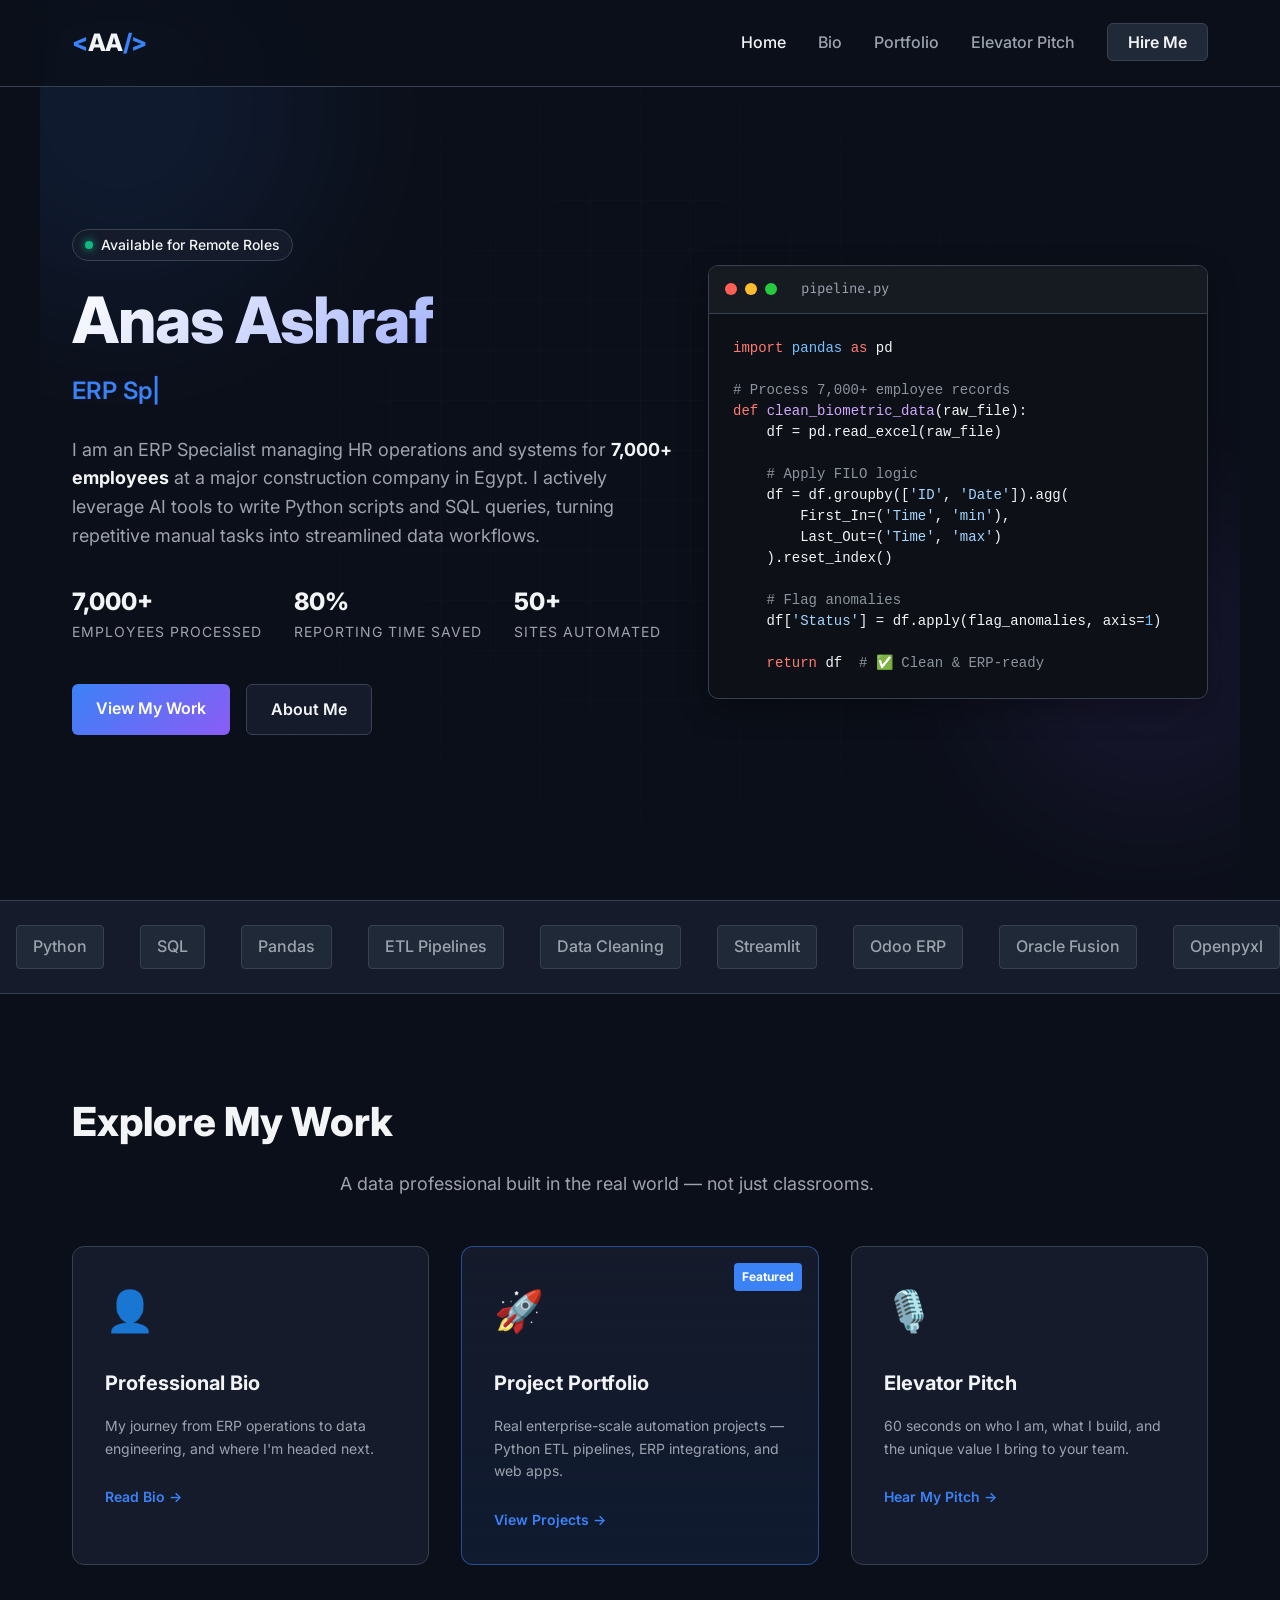
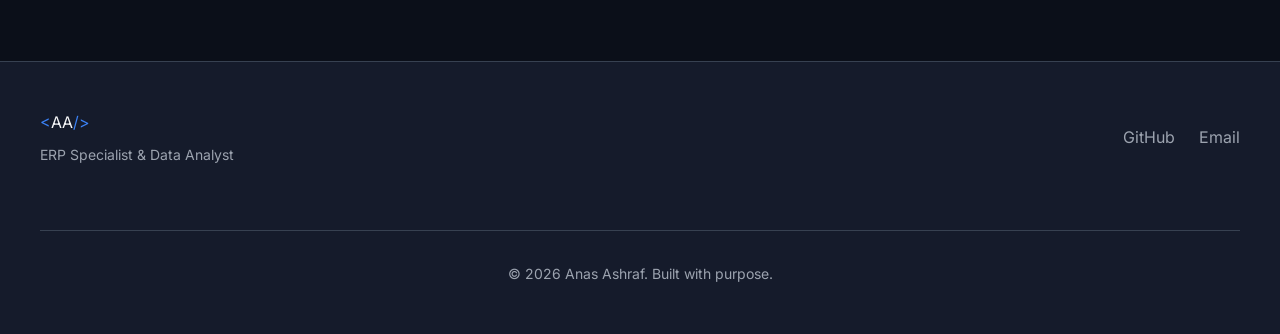
<file: index.html>
<!DOCTYPE html>
<html lang="en">
<head>
  <meta charset="UTF-8" />
  <meta name="viewport" content="width=device-width, initial-scale=1.0" />
  <title>Anas Ashraf — ERP Specialist & Data Analyst</title>
  <meta name="description" content="Portfolio of Anas Ashraf — ERP Specialist & Data Analyst. Python automation, SQL queries, and AI-augmented analytics." />
  <link rel="preconnect" href="https://fonts.googleapis.com" />
  <link rel="preconnect" href="https://fonts.gstatic.com" crossorigin />
  <link href="https://fonts.googleapis.com/css2?family=Inter:wght@300;400;500;600;700;800;900&family=Fira+Code:wght@400;500&display=swap" rel="stylesheet" />
  <link rel="stylesheet" href="style.css" />
</head>
<body>
  <!-- Navigation -->
  <nav class="navbar" id="navbar">
    <div class="nav-container">
      <a href="index.html" class="nav-logo">
        <span class="logo-bracket">&lt;</span>AA<span class="logo-bracket">/&gt;</span>
      </a>
      <ul class="nav-links" id="navLinks">
        <li><a href="index.html" class="nav-link active" id="nav-home">Home</a></li>
        <li><a href="bio.html" class="nav-link" id="nav-bio">Bio</a></li>
        <li><a href="portfolio.html" class="nav-link" id="nav-portfolio">Portfolio</a></li>
        <li><a href="pitch.html" class="nav-link" id="nav-pitch">Elevator Pitch</a></li>
        <li><a href="mailto:anasashraff90@gmail.com" class="nav-cta" id="nav-contact">Hire Me</a></li>
      </ul>
      <button class="hamburger" id="hamburger" aria-label="Toggle menu">
        <span></span><span></span><span></span>
      </button>
    </div>
  </nav>

  <!-- Hero Section -->
  <section class="hero" id="hero">
    <div class="hero-bg">
      <div class="grid-overlay"></div>
      <div class="orb orb-1"></div>
      <div class="orb orb-2"></div>
      <div class="orb orb-3"></div>
    </div>
    <div class="hero-content">
      <div class="hero-badge">
        <span class="badge-dot"></span>
        Available for Remote Roles
      </div>
      <h1 class="hero-title">
        <span class="title-line">Anas Ashraf</span>
      </h1>
      <p class="hero-tagline">
        <span class="tagline-typing" id="typingText"></span><span class="cursor">|</span>
      </p>
      <p class="hero-description">
        I am an ERP Specialist managing HR operations and systems for <strong>7,000+ employees</strong> at a major construction company in Egypt. I actively leverage AI tools to write Python scripts and SQL queries, turning repetitive manual tasks into streamlined data workflows.
      </p>
      <div class="hero-stats">
        <div class="stat-card">
          <span class="stat-number">7,000+</span>
          <span class="stat-label">Employees Processed</span>
        </div>
        <div class="stat-card">
          <span class="stat-number">80%</span>
          <span class="stat-label">Reporting Time Saved</span>
        </div>
        <div class="stat-card">
          <span class="stat-number">50+</span>
          <span class="stat-label">Sites Automated</span>
        </div>
      </div>
      <div class="hero-actions">
        <a href="portfolio.html" class="btn-primary" id="hero-portfolio-btn">View My Work</a>
        <a href="bio.html" class="btn-secondary" id="hero-bio-btn">About Me</a>
      </div>
    </div>
    <div class="hero-visual">
      <div class="code-window">
        <div class="window-header">
          <span class="dot red"></span>
          <span class="dot yellow"></span>
          <span class="dot green"></span>
          <span class="window-title">pipeline.py</span>
        </div>
        <div class="code-body">
          <pre class="code-content"><span class="c-keyword">import</span> <span class="c-module">pandas</span> <span class="c-keyword">as</span> pd

<span class="c-comment"># Process 7,000+ employee records</span>
<span class="c-keyword">def</span> <span class="c-func">clean_biometric_data</span>(raw_file):
    df = pd.read_excel(raw_file)
    
    <span class="c-comment"># Apply FILO logic</span>
    df = df.groupby([<span class="c-str">'ID'</span>, <span class="c-str">'Date'</span>]).agg(
        First_In=(<span class="c-str">'Time'</span>, <span class="c-str">'min'</span>),
        Last_Out=(<span class="c-str">'Time'</span>, <span class="c-str">'max'</span>)
    ).reset_index()

    <span class="c-comment"># Flag anomalies</span>
    df[<span class="c-str">'Status'</span>] = df.apply(flag_anomalies, axis=<span class="c-num">1</span>)
    
    <span class="c-keyword">return</span> df  <span class="c-comment"># ✅ Clean & ERP-ready</span></pre>
        </div>
      </div>
    </div>
  </section>

  <!-- Skills Strip -->
  <section class="skills-strip">
    <div class="skills-container">
      <span class="skill-tag">Python</span>
      <span class="skill-tag">SQL</span>
      <span class="skill-tag">Pandas</span>
      <span class="skill-tag">ETL Pipelines</span>
      <span class="skill-tag">Data Cleaning</span>
      <span class="skill-tag">Streamlit</span>
      <span class="skill-tag">Odoo ERP</span>
      <span class="skill-tag">Oracle Fusion</span>
      <span class="skill-tag">Openpyxl</span>
      <span class="skill-tag">PostgreSQL</span>
      <span class="skill-tag">Data Automation</span>
    </div>
  </section>

  <!-- Quick Nav Cards -->
  <section class="nav-cards" id="explore">
    <div class="section-container">
      <h2 class="section-title">Explore My Work</h2>
      <p class="section-subtitle">A data professional built in the real world — not just classrooms.</p>
      <div class="cards-grid">
        <a href="bio.html" class="nav-card" id="card-bio">
          <div class="card-icon">👤</div>
          <h3 class="card-title">Professional Bio</h3>
          <p class="card-desc">My journey from ERP operations to data engineering, and where I'm headed next.</p>
          <span class="card-link">Read Bio →</span>
        </a>
        <a href="portfolio.html" class="nav-card featured" id="card-portfolio">
          <div class="card-badge">Featured</div>
          <div class="card-icon">🚀</div>
          <h3 class="card-title">Project Portfolio</h3>
          <p class="card-desc">Real enterprise-scale automation projects — Python ETL pipelines, ERP integrations, and web apps.</p>
          <span class="card-link">View Projects →</span>
        </a>
        <a href="pitch.html" class="nav-card" id="card-pitch">
          <div class="card-icon">🎙️</div>
          <h3 class="card-title">Elevator Pitch</h3>
          <p class="card-desc">60 seconds on who I am, what I build, and the unique value I bring to your team.</p>
          <span class="card-link">Hear My Pitch →</span>
        </a>
      </div>
    </div>
  </section>

  <!-- Footer -->
  <footer class="footer">
    <div class="footer-container">
      <div class="footer-left">
        <span class="footer-logo"><span class="logo-bracket">&lt;</span>AA<span class="logo-bracket">/&gt;</span></span>
        <p>ERP Specialist & Data Analyst</p>
      </div>
      <div class="footer-links">
        <a href="https://github.com/Anas9906" target="_blank" rel="noopener">GitHub</a>
        <a href="mailto:anasashraff90@gmail.com">Email</a>
      </div>
      <p class="footer-copy">© 2026 Anas Ashraf. Built with purpose.</p>
    </div>
  </footer>

  <script src="main.js"></script>
</body>
</html>
</file>
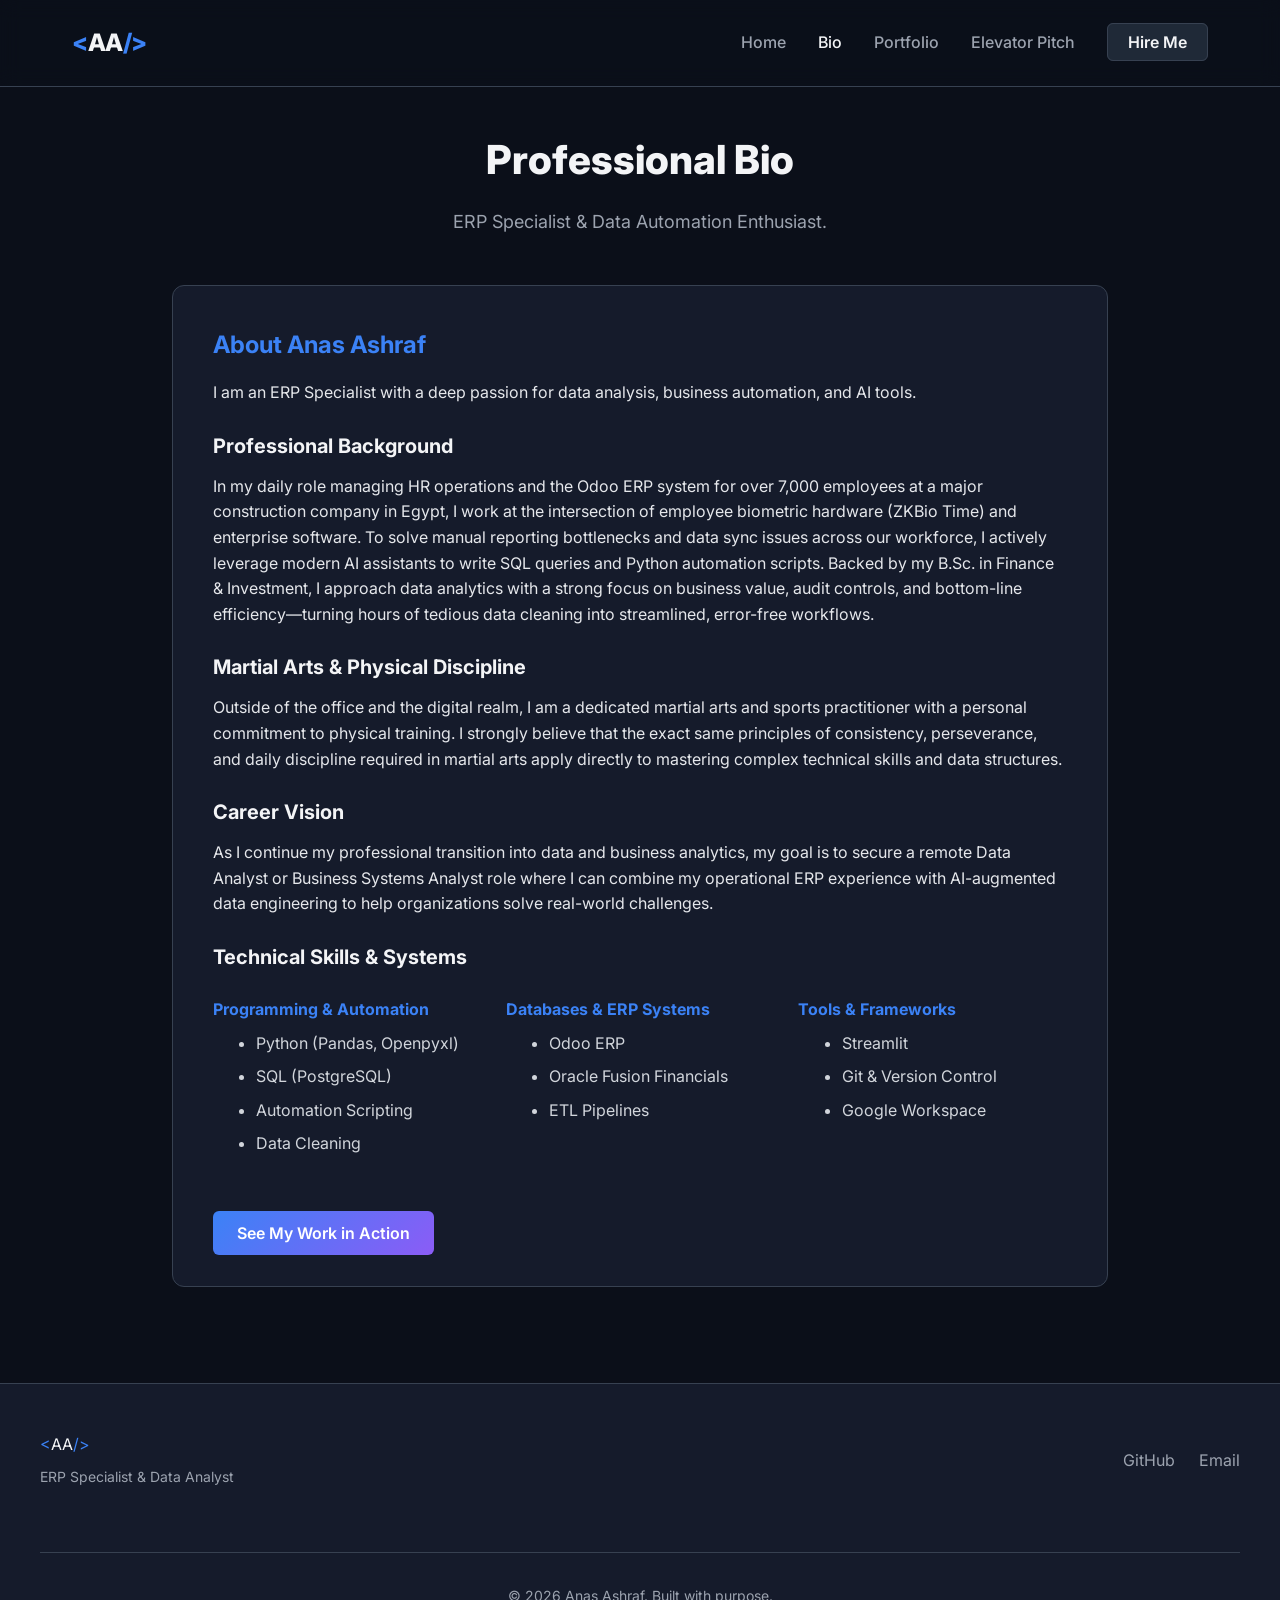
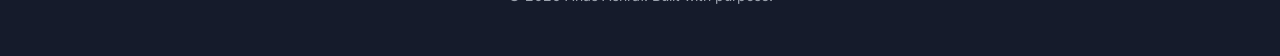
<file: bio.html>
<!DOCTYPE html>
<html lang="en">
<head>
  <meta charset="UTF-8" />
  <meta name="viewport" content="width=device-width, initial-scale=1.0" />
  <title>Bio | Anas Ashraf</title>
  <meta name="description" content="Professional Biography of Anas Ashraf" />
  <link href="https://fonts.googleapis.com/css2?family=Inter:wght@300;400;500;600;700;800;900&family=Fira+Code:wght@400;500&display=swap" rel="stylesheet" />
  <link rel="stylesheet" href="style.css" />
</head>
<body>
  <!-- Navigation -->
  <nav class="navbar" id="navbar">
    <div class="nav-container">
      <a href="index.html" class="nav-logo">
        <span class="logo-bracket">&lt;</span>AA<span class="logo-bracket">/&gt;</span>
      </a>
      <ul class="nav-links" id="navLinks">
        <li><a href="index.html" class="nav-link" id="nav-home">Home</a></li>
        <li><a href="bio.html" class="nav-link active" id="nav-bio">Bio</a></li>
        <li><a href="portfolio.html" class="nav-link" id="nav-portfolio">Portfolio</a></li>
        <li><a href="pitch.html" class="nav-link" id="nav-pitch">Elevator Pitch</a></li>
        <li><a href="mailto:anasashraff90@gmail.com" class="nav-cta" id="nav-contact">Hire Me</a></li>
      </ul>
      <button class="hamburger" id="hamburger" aria-label="Toggle menu">
        <span></span><span></span><span></span>
      </button>
    </div>
  </nav>

  <section class="page-section">
    <div class="section-header">
      <h1 class="section-title">Professional Bio</h1>
      <p class="section-subtitle">ERP Specialist & Data Automation Enthusiast.</p>
    </div>

    <div class="content-block">
      <h2>About Anas Ashraf</h2>
      <p>I am an ERP Specialist with a deep passion for data analysis, business automation, and AI tools.</p>
      
      <h3>Professional Background</h3>
      <p>In my daily role managing HR operations and the Odoo ERP system for over 7,000 employees at a major construction company in Egypt, I work at the intersection of employee biometric hardware (ZKBio Time) and enterprise software. To solve manual reporting bottlenecks and data sync issues across our workforce, I actively leverage modern AI assistants to write SQL queries and Python automation scripts. Backed by my B.Sc. in Finance & Investment, I approach data analytics with a strong focus on business value, audit controls, and bottom-line efficiency—turning hours of tedious data cleaning into streamlined, error-free workflows.</p>
      
      <h3>Martial Arts & Physical Discipline</h3>
      <p>Outside of the office and the digital realm, I am a dedicated martial arts and sports practitioner with a personal commitment to physical training. I strongly believe that the exact same principles of consistency, perseverance, and daily discipline required in martial arts apply directly to mastering complex technical skills and data structures.</p>
      
      <h3>Career Vision</h3>
      <p>As I continue my professional transition into data and business analytics, my goal is to secure a remote Data Analyst or Business Systems Analyst role where I can combine my operational ERP experience with AI-augmented data engineering to help organizations solve real-world challenges.</p>

      <h3>Technical Skills & Systems</h3>
      <div style="display: grid; grid-template-columns: repeat(auto-fit, minmax(200px, 1fr)); gap: 1.5rem; margin-top: 1.5rem; margin-bottom: 2.5rem;">
        <div>
          <strong style="color: var(--accent-primary);">Programming & Automation</strong>
          <ul style="margin-top: 0.5rem; padding-left: 1.2rem; color: #d1d5db; line-height: 1.6;">
            <li>Python (Pandas, Openpyxl)</li>
            <li>SQL (PostgreSQL)</li>
            <li>Automation Scripting</li>
            <li>Data Cleaning</li>
          </ul>
        </div>
        <div>
          <strong style="color: var(--accent-primary);">Databases & ERP Systems</strong>
          <ul style="margin-top: 0.5rem; padding-left: 1.2rem; color: #d1d5db; line-height: 1.6;">
            <li>Odoo ERP</li>
            <li>Oracle Fusion Financials</li>
            <li>ETL Pipelines</li>
          </ul>
        </div>
        <div>
          <strong style="color: var(--accent-primary);">Tools & Frameworks</strong>
          <ul style="margin-top: 0.5rem; padding-left: 1.2rem; color: #d1d5db; line-height: 1.6;">
            <li>Streamlit</li>
            <li>Git & Version Control</li>
            <li>Google Workspace</li>
          </ul>
        </div>
      </div>
      
      <div style="margin-top: 3rem;">
        <a href="portfolio.html" class="btn-primary">See My Work in Action</a>
      </div>
    </div>
  </section>

  <!-- Footer -->
  <footer class="footer">
    <div class="footer-container">
      <div class="footer-left">
        <span class="footer-logo"><span class="logo-bracket">&lt;</span>AA<span class="logo-bracket">/&gt;</span></span>
        <p>ERP Specialist & Data Analyst</p>
      </div>
      <div class="footer-links">
        <a href="https://github.com/Anas9906" target="_blank" rel="noopener">GitHub</a>
        <a href="mailto:anasashraff90@gmail.com">Email</a>
      </div>
      <p class="footer-copy">© 2026 Anas Ashraf. Built with purpose.</p>
    </div>
  </footer>

  <script src="main.js"></script>
</body>
</html>
</file>
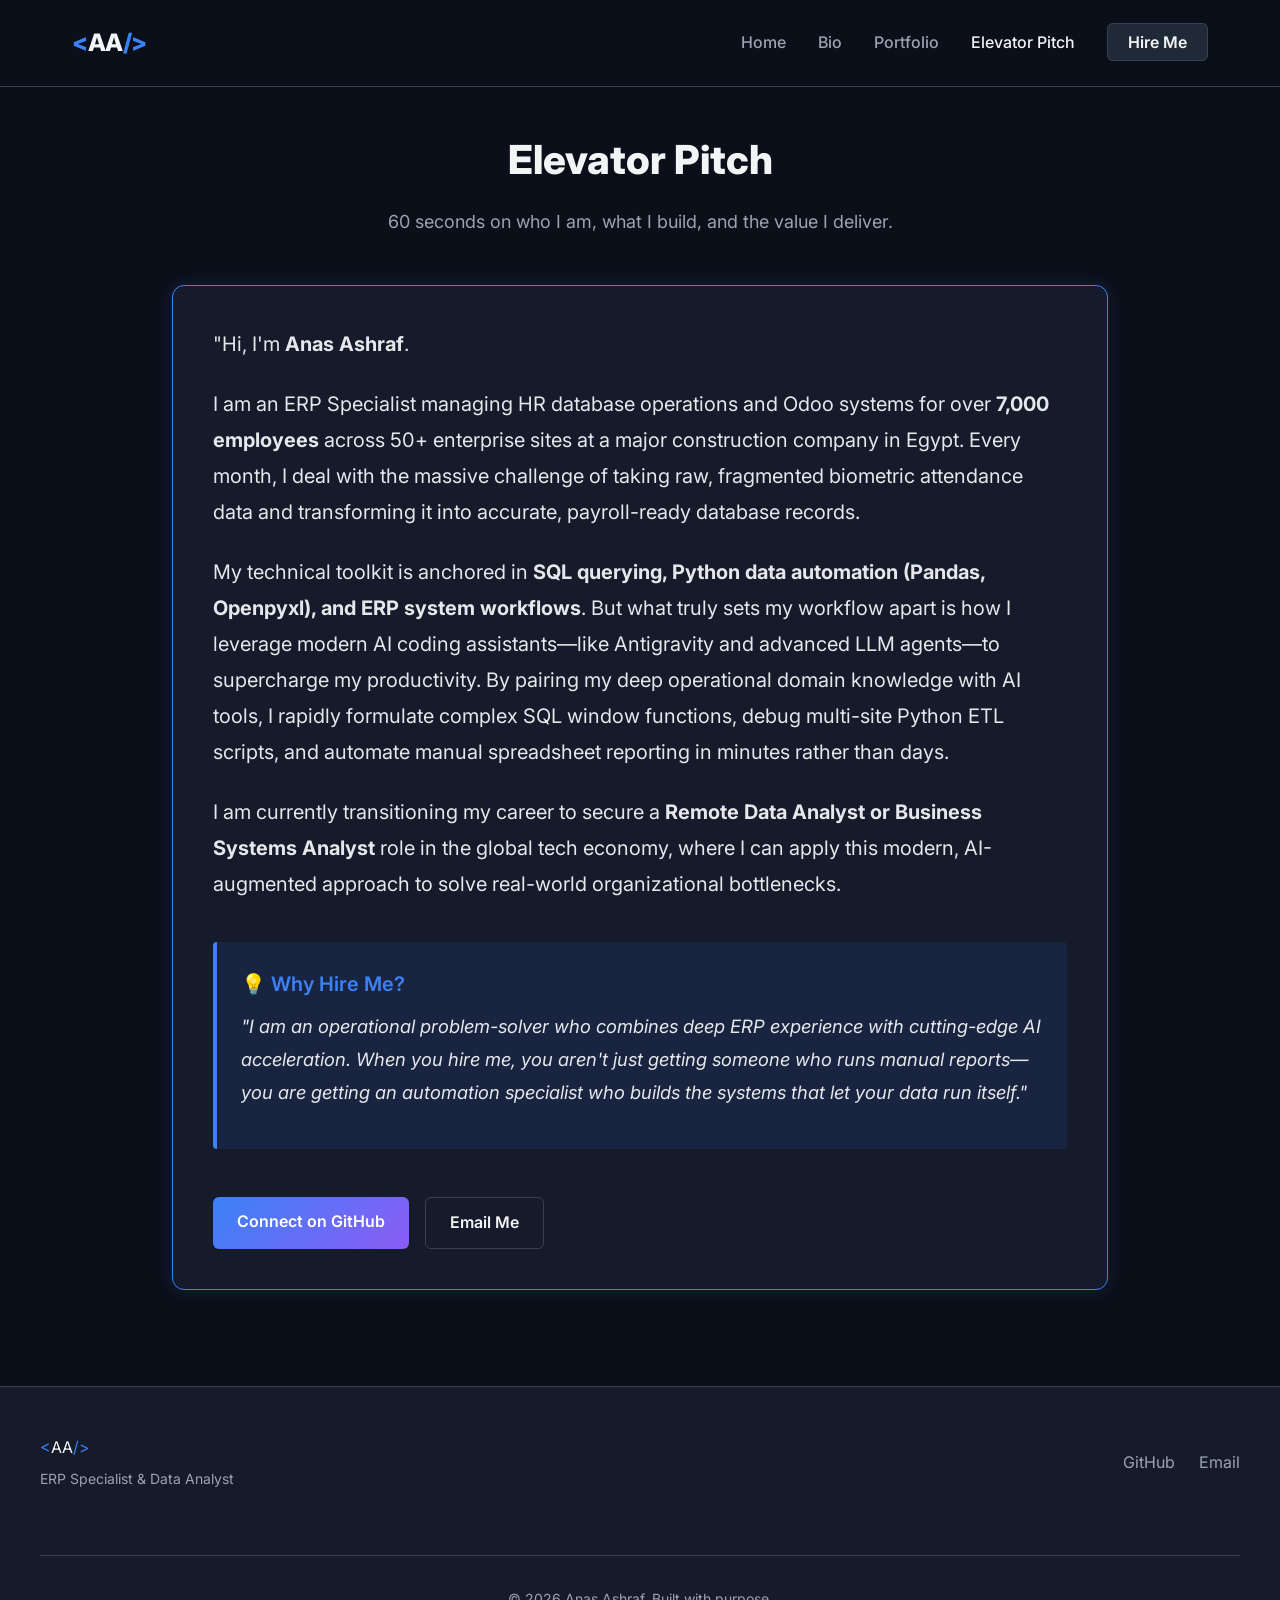
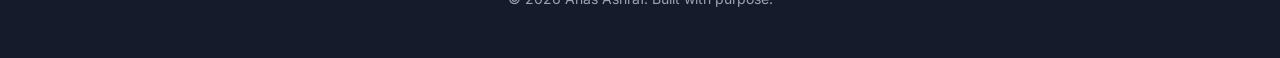
<file: pitch.html>
<!DOCTYPE html>
<html lang="en">
<head>
  <meta charset="UTF-8" />
  <meta name="viewport" content="width=device-width, initial-scale=1.0" />
  <title>Elevator Pitch | Anas Ashraf</title>
  <meta name="description" content="My professional 60-second elevator pitch." />
  <link href="https://fonts.googleapis.com/css2?family=Inter:wght@300;400;500;600;700;800;900&family=Fira+Code:wght@400;500&display=swap" rel="stylesheet" />
  <link rel="stylesheet" href="style.css" />
</head>
<body>
  <!-- Navigation -->
  <nav class="navbar" id="navbar">
    <div class="nav-container">
      <a href="index.html" class="nav-logo">
        <span class="logo-bracket">&lt;</span>AA<span class="logo-bracket">/&gt;</span>
      </a>
      <ul class="nav-links" id="navLinks">
        <li><a href="index.html" class="nav-link" id="nav-home">Home</a></li>
        <li><a href="bio.html" class="nav-link" id="nav-bio">Bio</a></li>
        <li><a href="portfolio.html" class="nav-link" id="nav-portfolio">Portfolio</a></li>
        <li><a href="pitch.html" class="nav-link active" id="nav-pitch">Elevator Pitch</a></li>
        <li><a href="mailto:anasashraff90@gmail.com" class="nav-cta" id="nav-contact">Hire Me</a></li>
      </ul>
      <button class="hamburger" id="hamburger" aria-label="Toggle menu">
        <span></span><span></span><span></span>
      </button>
    </div>
  </nav>

  <section class="page-section">
    <div class="section-header">
      <h1 class="section-title">Elevator Pitch</h1>
      <p class="section-subtitle">60 seconds on who I am, what I build, and the value I deliver.</p>
    </div>

    <div class="content-block" style="border-color: var(--accent-primary); box-shadow: 0 0 20px rgba(59, 130, 246, 0.15);">
      <div style="font-size: 1.25rem; color: #e5e7eb; line-height: 1.8;">
        <p style="margin-bottom: 1.5rem;">"Hi, I'm <strong>Anas Ashraf</strong>.</p>
        
        <p style="margin-bottom: 1.5rem;">I am an ERP Specialist managing HR database operations and Odoo systems for over <strong>7,000 employees</strong> across 50+ enterprise sites at a major construction company in Egypt. Every month, I deal with the massive challenge of taking raw, fragmented biometric attendance data and transforming it into accurate, payroll-ready database records.</p>
        
        <p style="margin-bottom: 1.5rem;">My technical toolkit is anchored in <strong>SQL querying, Python data automation (Pandas, Openpyxl), and ERP system workflows</strong>. But what truly sets my workflow apart is how I leverage modern AI coding assistants—like Antigravity and advanced LLM agents—to supercharge my productivity. By pairing my deep operational domain knowledge with AI tools, I rapidly formulate complex SQL window functions, debug multi-site Python ETL scripts, and automate manual spreadsheet reporting in minutes rather than days.</p>
        
        <p style="margin-bottom: 1.5rem;">I am currently transitioning my career to secure a <strong>Remote Data Analyst or Business Systems Analyst</strong> role in the global tech economy, where I can apply this modern, AI-augmented approach to solve real-world organizational bottlenecks.</p>
        
        <div style="margin-top: 2.5rem; padding: 1.5rem; background: rgba(59, 130, 246, 0.1); border-left: 4px solid var(--accent-primary); border-radius: 4px;">
          <p style="font-weight: 600; color: var(--accent-primary); margin-bottom: 0.5rem;">💡 Why Hire Me?</p>
          <p style="font-size: 1.15rem; font-style: italic;">"I am an operational problem-solver who combines deep ERP experience with cutting-edge AI acceleration. When you hire me, you aren't just getting someone who runs manual reports—you are getting an automation specialist who builds the systems that let your data run itself."</p>
        </div>
      </div>
      
      <div style="margin-top: 3rem; display: flex; gap: 1rem;">
        <a href="https://github.com/Anas9906" target="_blank" class="btn-primary">Connect on GitHub</a>
        <a href="mailto:anasashraff90@gmail.com" class="btn-secondary">Email Me</a>
      </div>
    </div>
  </section>

  <!-- Footer -->
  <footer class="footer">
    <div class="footer-container">
      <div class="footer-left">
        <span class="footer-logo"><span class="logo-bracket">&lt;</span>AA<span class="logo-bracket">/&gt;</span></span>
        <p>ERP Specialist & Data Analyst</p>
      </div>
      <div class="footer-links">
        <a href="https://github.com/Anas9906" target="_blank" rel="noopener">GitHub</a>
        <a href="mailto:anasashraff90@gmail.com">Email</a>
      </div>
      <p class="footer-copy">© 2026 Anas Ashraf. Built with purpose.</p>
    </div>
  </footer>

  <script src="main.js"></script>
</body>
</html>
</file>
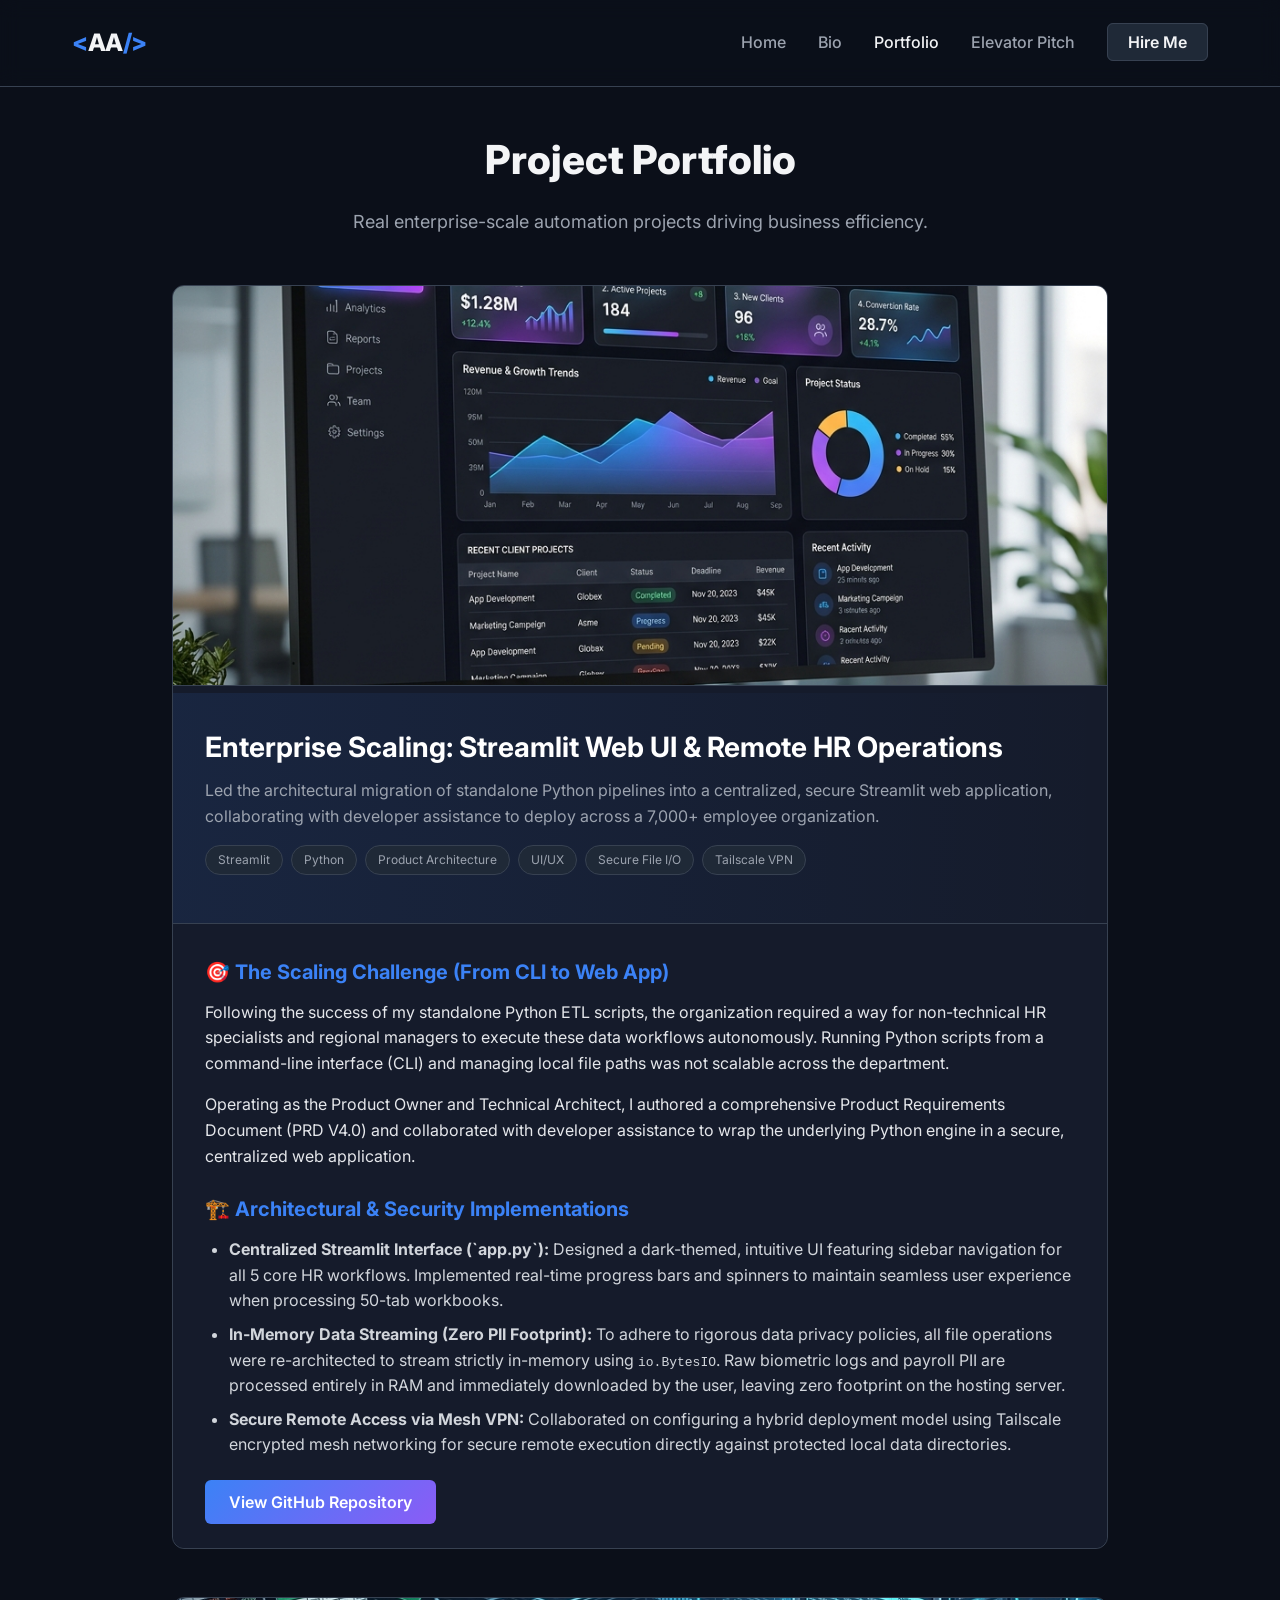
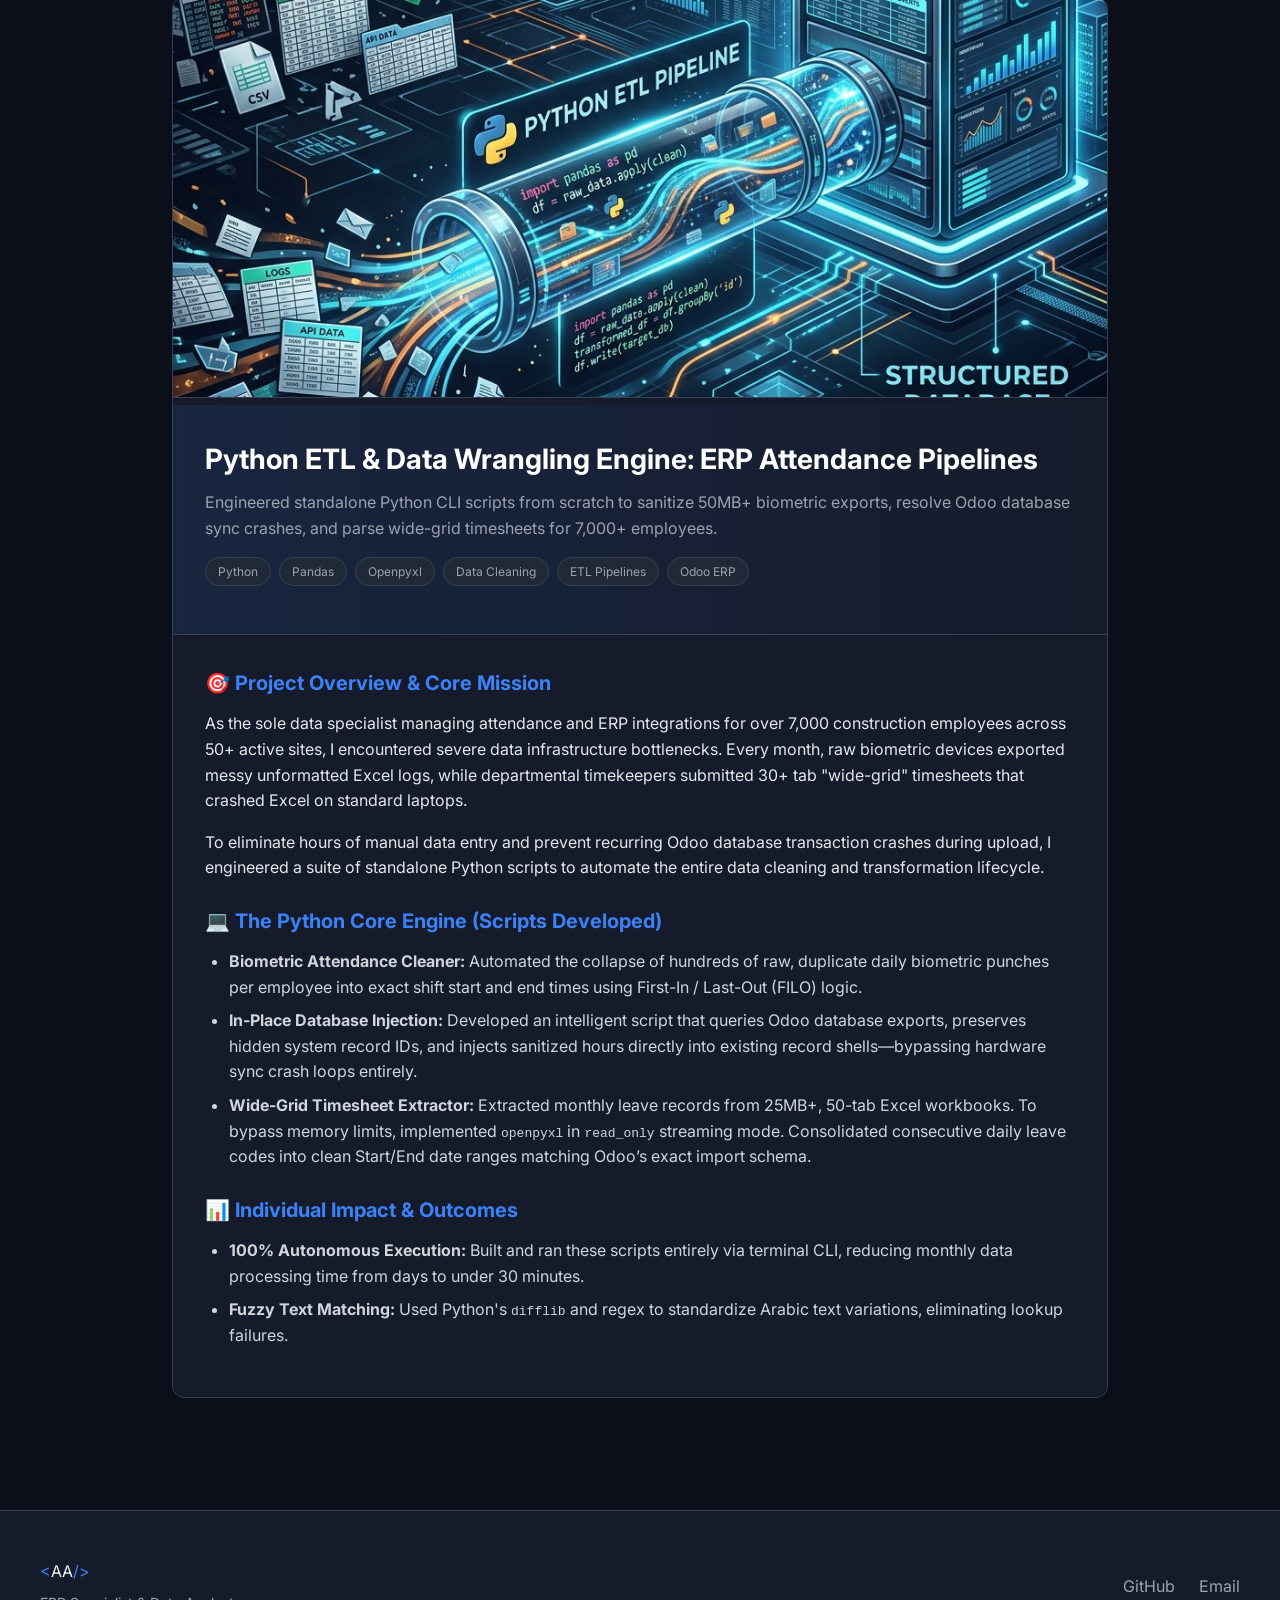
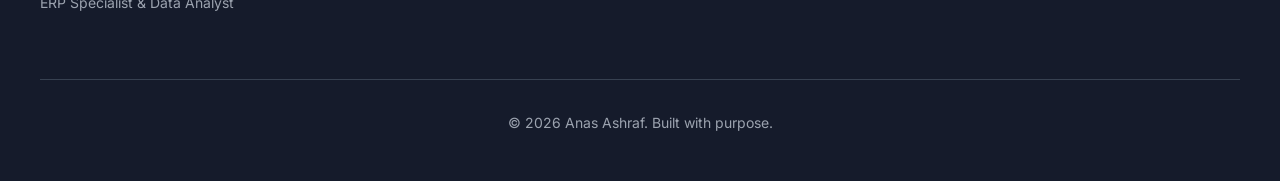
<file: portfolio.html>
<!DOCTYPE html>
<html lang="en">
<head>
  <meta charset="UTF-8" />
  <meta name="viewport" content="width=device-width, initial-scale=1.0" />
  <title>Portfolio | Anas Ashraf</title>
  <meta name="description" content="Data engineering and ETL projects by Anas Ashraf." />
  <link href="https://fonts.googleapis.com/css2?family=Inter:wght@300;400;500;600;700;800;900&family=Fira+Code:wght@400;500&display=swap" rel="stylesheet" />
  <link rel="stylesheet" href="style.css" />
</head>
<body>
  <!-- Navigation -->
  <nav class="navbar" id="navbar">
    <div class="nav-container">
      <a href="index.html" class="nav-logo">
        <span class="logo-bracket">&lt;</span>AA<span class="logo-bracket">/&gt;</span>
      </a>
      <ul class="nav-links" id="navLinks">
        <li><a href="index.html" class="nav-link" id="nav-home">Home</a></li>
        <li><a href="bio.html" class="nav-link" id="nav-bio">Bio</a></li>
        <li><a href="portfolio.html" class="nav-link active" id="nav-portfolio">Portfolio</a></li>
        <li><a href="pitch.html" class="nav-link" id="nav-pitch">Elevator Pitch</a></li>
        <li><a href="mailto:anasashraff90@gmail.com" class="nav-cta" id="nav-contact">Hire Me</a></li>
      </ul>
      <button class="hamburger" id="hamburger" aria-label="Toggle menu">
        <span></span><span></span><span></span>
      </button>
    </div>
  </nav>

  <section class="page-section">
    <div class="section-header">
      <h1 class="section-title">Project Portfolio</h1>
      <p class="section-subtitle">Real enterprise-scale automation projects driving business efficiency.</p>
    </div>

    <!-- Project 1 -->
    <div class="project-card">
      <img src="streamlit_dashboard_app_preview.png" alt="Streamlit Web Dashboard UI Mockup" style="width: 100%; max-height: 400px; object-fit: cover; border-bottom: 1px solid var(--border-color);" />
      <div class="project-header">
        <h2 style="font-size: 1.75rem; color: #fff; margin-bottom: 0.5rem;">Enterprise Scaling: Streamlit Web UI & Remote HR Operations</h2>
        <p style="color: var(--text-muted);">Led the architectural migration of standalone Python pipelines into a centralized, secure Streamlit web application, collaborating with developer assistance to deploy across a 7,000+ employee organization.</p>
        <div class="project-tags">
          <span class="tag">Streamlit</span>
          <span class="tag">Python</span>
          <span class="tag">Product Architecture</span>
          <span class="tag">UI/UX</span>
          <span class="tag">Secure File I/O</span>
          <span class="tag">Tailscale VPN</span>
        </div>
      </div>
      <div class="project-body content-block" style="border: none; box-shadow: none; margin: 0;">
        <h3 style="color: var(--accent-primary); margin-top: 0;">🎯 The Scaling Challenge (From CLI to Web App)</h3>
        <p>Following the success of my standalone Python ETL scripts, the organization required a way for non-technical HR specialists and regional managers to execute these data workflows autonomously. Running Python scripts from a command-line interface (CLI) and managing local file paths was not scalable across the department.</p>
        <p>Operating as the Product Owner and Technical Architect, I authored a comprehensive Product Requirements Document (PRD V4.0) and collaborated with developer assistance to wrap the underlying Python engine in a secure, centralized web application.</p>
        
        <h3 style="color: var(--accent-primary);">🏗️ Architectural & Security Implementations</h3>
        <ul style="color: #d1d5db;">
          <li><strong>Centralized Streamlit Interface (`app.py`):</strong> Designed a dark-themed, intuitive UI featuring sidebar navigation for all 5 core HR workflows. Implemented real-time progress bars and spinners to maintain seamless user experience when processing 50-tab workbooks.</li>
          <li><strong>In-Memory Data Streaming (Zero PII Footprint):</strong> To adhere to rigorous data privacy policies, all file operations were re-architected to stream strictly in-memory using <code>io.BytesIO</code>. Raw biometric logs and payroll PII are processed entirely in RAM and immediately downloaded by the user, leaving zero footprint on the hosting server.</li>
          <li><strong>Secure Remote Access via Mesh VPN:</strong> Collaborated on configuring a hybrid deployment model using Tailscale encrypted mesh networking for secure remote execution directly against protected local data directories.</li>
        </ul>
        
        <div style="margin-top: 2rem;">
          <a href="https://github.com/Anas9906/hr-attendance-automation" target="_blank" class="btn-primary">View GitHub Repository</a>
        </div>
      </div>
    </div>

    <!-- Project 2 -->
    <div class="project-card">
      <img src="python_etl_pipeline_preview.png" alt="Python ETL Data Pipeline Illustration" style="width: 100%; max-height: 400px; object-fit: cover; border-bottom: 1px solid var(--border-color);" />
      <div class="project-header">
        <h2 style="font-size: 1.75rem; color: #fff; margin-bottom: 0.5rem;">Python ETL & Data Wrangling Engine: ERP Attendance Pipelines</h2>
        <p style="color: var(--text-muted);">Engineered standalone Python CLI scripts from scratch to sanitize 50MB+ biometric exports, resolve Odoo database sync crashes, and parse wide-grid timesheets for 7,000+ employees.</p>
        <div class="project-tags">
          <span class="tag">Python</span>
          <span class="tag">Pandas</span>
          <span class="tag">Openpyxl</span>
          <span class="tag">Data Cleaning</span>
          <span class="tag">ETL Pipelines</span>
          <span class="tag">Odoo ERP</span>
        </div>
      </div>
      <div class="project-body content-block" style="border: none; box-shadow: none; margin: 0;">
        <h3 style="color: var(--accent-primary); margin-top: 0;">🎯 Project Overview & Core Mission</h3>
        <p>As the sole data specialist managing attendance and ERP integrations for over 7,000 construction employees across 50+ active sites, I encountered severe data infrastructure bottlenecks. Every month, raw biometric devices exported messy unformatted Excel logs, while departmental timekeepers submitted 30+ tab "wide-grid" timesheets that crashed Excel on standard laptops.</p>
        <p>To eliminate hours of manual data entry and prevent recurring Odoo database transaction crashes during upload, I engineered a suite of standalone Python scripts to automate the entire data cleaning and transformation lifecycle.</p>
        
        <h3 style="color: var(--accent-primary);">💻 The Python Core Engine (Scripts Developed)</h3>
        <ul style="color: #d1d5db;">
          <li><strong>Biometric Attendance Cleaner:</strong> Automated the collapse of hundreds of raw, duplicate daily biometric punches per employee into exact shift start and end times using First-In / Last-Out (FILO) logic.</li>
          <li><strong>In-Place Database Injection:</strong> Developed an intelligent script that queries Odoo database exports, preserves hidden system record IDs, and injects sanitized hours directly into existing record shells—bypassing hardware sync crash loops entirely.</li>
          <li><strong>Wide-Grid Timesheet Extractor:</strong> Extracted monthly leave records from 25MB+, 50-tab Excel workbooks. To bypass memory limits, implemented <code>openpyxl</code> in <code>read_only</code> streaming mode. Consolidated consecutive daily leave codes into clean Start/End date ranges matching Odoo’s exact import schema.</li>
        </ul>
        
        <h3 style="color: var(--accent-primary);">📊 Individual Impact & Outcomes</h3>
        <ul style="color: #d1d5db;">
          <li><strong>100% Autonomous Execution:</strong> Built and ran these scripts entirely via terminal CLI, reducing monthly data processing time from days to under 30 minutes.</li>
          <li><strong>Fuzzy Text Matching:</strong> Used Python's <code>difflib</code> and regex to standardize Arabic text variations, eliminating lookup failures.</li>
        </ul>
      </div>
    </div>

  </section>

  <!-- Footer -->
  <footer class="footer">
    <div class="footer-container">
      <div class="footer-left">
        <span class="footer-logo"><span class="logo-bracket">&lt;</span>AA<span class="logo-bracket">/&gt;</span></span>
        <p>ERP Specialist & Data Analyst</p>
      </div>
      <div class="footer-links">
        <a href="https://github.com/Anas9906" target="_blank" rel="noopener">GitHub</a>
        <a href="mailto:anasashraff90@gmail.com">Email</a>
      </div>
      <p class="footer-copy">© 2026 Anas Ashraf. Built with purpose.</p>
    </div>
  </footer>

  <script src="main.js"></script>
</body>
</html>
</file>
<file: style.css>
:root {
  --bg-color: #0b0f19;
  --bg-secondary: #151b2b;
  --bg-tertiary: #1f2937;
  --text-main: #f3f4f6;
  --text-muted: #9ca3af;
  --accent-primary: #3b82f6;
  --accent-secondary: #8b5cf6;
  --accent-glow: rgba(59, 130, 246, 0.5);
  --border-color: #374151;
  --success: #10b981;
  --font-sans: 'Inter', sans-serif;
  --font-mono: 'Fira Code', monospace;
}

* {
  margin: 0;
  padding: 0;
  box-sizing: border-box;
}

body {
  font-family: var(--font-sans);
  background-color: var(--bg-color);
  color: var(--text-main);
  line-height: 1.6;
  overflow-x: hidden;
}

a {
  text-decoration: none;
  color: inherit;
}

/* Navigation */
.navbar {
  position: fixed;
  top: 0;
  width: 100%;
  padding: 1.5rem 0;
  background: rgba(11, 15, 25, 0.8);
  backdrop-filter: blur(10px);
  z-index: 1000;
  border-bottom: 1px solid var(--border-color);
}

.nav-container {
  max-width: 1200px;
  margin: 0 auto;
  padding: 0 2rem;
  display: flex;
  justify-content: space-between;
  align-items: center;
}

.nav-logo {
  font-size: 1.5rem;
  font-weight: 800;
  letter-spacing: -0.5px;
}

.logo-bracket {
  color: var(--accent-primary);
}

.nav-links {
  display: flex;
  list-style: none;
  gap: 2rem;
  align-items: center;
}

.nav-link {
  font-weight: 500;
  color: var(--text-muted);
  transition: color 0.3s ease;
}

.nav-link:hover, .nav-link.active {
  color: var(--text-main);
}

.nav-cta {
  padding: 0.5rem 1.25rem;
  background: var(--bg-tertiary);
  border: 1px solid var(--border-color);
  border-radius: 6px;
  font-weight: 600;
  transition: all 0.3s ease;
}

.nav-cta:hover {
  background: var(--accent-primary);
  border-color: var(--accent-primary);
  box-shadow: 0 0 15px var(--accent-glow);
}

.hamburger {
  display: none;
  background: none;
  border: none;
  cursor: pointer;
  flex-direction: column;
  gap: 5px;
}

.hamburger span {
  width: 25px;
  height: 2px;
  background-color: var(--text-main);
  transition: 0.3s;
}

/* Hero Section */
.hero {
  position: relative;
  min-height: 100vh;
  display: flex;
  align-items: center;
  justify-content: space-between;
  max-width: 1200px;
  margin: 0 auto;
  padding: 6rem 2rem 2rem;
}

.hero-bg {
  position: absolute;
  top: 0;
  left: 0;
  width: 100%;
  height: 100%;
  z-index: -1;
  overflow: hidden;
}

.grid-overlay {
  position: absolute;
  width: 100%;
  height: 100%;
  background-image: 
    linear-gradient(to right, var(--border-color) 1px, transparent 1px),
    linear-gradient(to bottom, var(--border-color) 1px, transparent 1px);
  background-size: 50px 50px;
  opacity: 0.1;
  mask-image: radial-gradient(circle at center, black, transparent 80%);
  -webkit-mask-image: radial-gradient(circle at center, black, transparent 80%);
}

.orb {
  position: absolute;
  border-radius: 50%;
  filter: blur(80px);
  opacity: 0.1;
  z-index: -1;
}

.orb-1 {
  top: -10%;
  left: -10%;
  width: 400px;
  height: 400px;
  background: var(--accent-primary);
}

.orb-2 {
  bottom: 10%;
  right: -5%;
  width: 300px;
  height: 300px;
  background: var(--accent-secondary);
}

.hero-content {
  flex: 1;
  max-width: 600px;
}

.hero-badge {
  display: inline-flex;
  align-items: center;
  gap: 0.5rem;
  padding: 0.25rem 0.75rem;
  background: var(--bg-secondary);
  border: 1px solid var(--border-color);
  border-radius: 50px;
  font-size: 0.875rem;
  font-weight: 500;
  margin-bottom: 1.5rem;
}

.badge-dot {
  width: 8px;
  height: 8px;
  background: var(--success);
  border-radius: 50%;
  box-shadow: 0 0 8px var(--success);
}

.hero-title {
  font-size: 4rem;
  font-weight: 800;
  line-height: 1.1;
  margin-bottom: 1rem;
  letter-spacing: -1px;
}

.title-line {
  background: linear-gradient(135deg, #fff 0%, #a5b4fc 100%);
  -webkit-background-clip: text;
  -webkit-text-fill-color: transparent;
}

.hero-tagline {
  font-size: 1.5rem;
  color: var(--accent-primary);
  font-weight: 600;
  margin-bottom: 1.5rem;
  min-height: 2.5rem;
}

.cursor {
  animation: blink 1s step-end infinite;
}

@keyframes blink {
  50% { opacity: 0; }
}

.hero-description {
  font-size: 1.125rem;
  color: var(--text-muted);
  margin-bottom: 2rem;
}

.hero-description strong {
  color: var(--text-main);
}

.hero-stats {
  display: flex;
  gap: 2rem;
  margin-bottom: 2.5rem;
}

.stat-card {
  display: flex;
  flex-direction: column;
}

.stat-number {
  font-size: 1.5rem;
  font-weight: 800;
  color: var(--text-main);
}

.stat-label {
  font-size: 0.875rem;
  color: var(--text-muted);
  text-transform: uppercase;
  letter-spacing: 1px;
}

.hero-actions {
  display: flex;
  gap: 1rem;
}

.btn-primary {
  padding: 0.75rem 1.5rem;
  background: linear-gradient(135deg, var(--accent-primary) 0%, var(--accent-secondary) 100%);
  border-radius: 6px;
  font-weight: 600;
  color: #fff;
  transition: transform 0.2s, box-shadow 0.2s;
}

.btn-primary:hover {
  transform: translateY(-2px);
  box-shadow: 0 10px 20px rgba(99, 102, 241, 0.3);
}

.btn-secondary {
  padding: 0.75rem 1.5rem;
  background: var(--bg-secondary);
  border: 1px solid var(--border-color);
  border-radius: 6px;
  font-weight: 600;
  transition: background 0.2s;
}

.btn-secondary:hover {
  background: var(--bg-tertiary);
}

.hero-visual {
  flex: 1;
  max-width: 500px;
  perspective: 1000px;
}

.code-window {
  background: #0d1117;
  border: 1px solid var(--border-color);
  border-radius: 10px;
  overflow: hidden;
  box-shadow: 0 10px 30px rgba(0, 0, 0, 0.3);
}

.window-header {
  background: #161b22;
  padding: 0.75rem 1rem;
  display: flex;
  align-items: center;
  border-bottom: 1px solid var(--border-color);
}

.dot {
  width: 12px;
  height: 12px;
  border-radius: 50%;
  margin-right: 8px;
}

.dot.red { background: #ff5f56; }
.dot.yellow { background: #ffbd2e; }
.dot.green { background: #27c93f; }

.window-title {
  margin-left: 1rem;
  color: var(--text-muted);
  font-size: 0.875rem;
  font-family: var(--font-mono);
}

.code-body {
  padding: 1.5rem;
  font-family: var(--font-mono);
  font-size: 0.875rem;
  line-height: 1.5;
  overflow-x: auto;
}

.c-keyword { color: #ff7b72; }
.c-module { color: #79c0ff; }
.c-comment { color: #8b949e; }
.c-func { color: #d2a8ff; }
.c-str { color: #a5d6ff; }
.c-num { color: #79c0ff; }

/* Skills Strip */
.skills-strip {
  border-top: 1px solid var(--border-color);
  border-bottom: 1px solid var(--border-color);
  background: var(--bg-secondary);
  padding: 1.5rem 0;
  overflow: hidden;
  white-space: nowrap;
}

.skills-container {
  display: inline-block;
  animation: scroll 60s linear infinite;
}

.skill-tag {
  display: inline-block;
  padding: 0.5rem 1rem;
  background: var(--bg-tertiary);
  border: 1px solid var(--border-color);
  border-radius: 4px;
  margin: 0 1rem;
  font-weight: 500;
  color: var(--text-muted);
}

@keyframes scroll {
  0% { transform: translateX(0); }
  100% { transform: translateX(-50%); }
}

/* Generic Section Styles */
.page-section {
  max-width: 1000px;
  margin: 0 auto;
  padding: 8rem 2rem 4rem;
  min-height: 100vh;
}

.section-header {
  margin-bottom: 3rem;
  text-align: center;
}

.section-title {
  font-size: 2.5rem;
  font-weight: 800;
  margin-bottom: 1rem;
}

.section-subtitle {
  color: var(--text-muted);
  font-size: 1.125rem;
  max-width: 600px;
  margin: 0 auto;
}

/* Content Blocks */
.content-block {
  background: var(--bg-secondary);
  border: 1px solid var(--border-color);
  border-radius: 12px;
  padding: 2.5rem;
  margin-bottom: 2rem;
  box-shadow: none;
}

.content-block h2 {
  color: var(--accent-primary);
  margin-top: 2rem;
  margin-bottom: 1rem;
  font-size: 1.5rem;
}

.content-block h2:first-child {
  margin-top: 0;
}

.content-block h3 {
  margin-top: 1.5rem;
  margin-bottom: 0.75rem;
  font-size: 1.25rem;
}

.content-block p {
  margin-bottom: 1rem;
  color: #e5e7eb;
}

.content-block ul {
  margin-left: 1.5rem;
  margin-bottom: 1rem;
  color: #e5e7eb;
}

.content-block li {
  margin-bottom: 0.5rem;
}

/* Nav Cards (Homepage) */
.nav-cards {
  padding: 6rem 2rem;
  max-width: 1200px;
  margin: 0 auto;
}

.cards-grid {
  display: grid;
  grid-template-columns: repeat(auto-fit, minmax(300px, 1fr));
  gap: 2rem;
  margin-top: 3rem;
}

.nav-card {
  background: var(--bg-secondary);
  border: 1px solid var(--border-color);
  border-radius: 12px;
  padding: 2rem;
  transition: transform 0.3s, box-shadow 0.3s;
  position: relative;
  overflow: hidden;
}

.nav-card:hover {
  transform: translateY(-5px);
  border-color: var(--accent-primary);
  box-shadow: 0 10px 30px rgba(0,0,0,0.3);
}

.nav-card.featured {
  background: linear-gradient(180deg, var(--bg-secondary) 0%, rgba(59, 130, 246, 0.1) 100%);
  border-color: rgba(59, 130, 246, 0.5);
}

.card-badge {
  position: absolute;
  top: 1rem;
  right: 1rem;
  background: var(--accent-primary);
  color: white;
  font-size: 0.75rem;
  font-weight: 700;
  padding: 0.25rem 0.5rem;
  border-radius: 4px;
}

.card-icon {
  font-size: 2.5rem;
  margin-bottom: 1.5rem;
}

.card-title {
  font-size: 1.25rem;
  margin-bottom: 1rem;
}

.card-desc {
  color: var(--text-muted);
  font-size: 0.875rem;
  margin-bottom: 1.5rem;
}

.card-link {
  color: var(--accent-primary);
  font-weight: 600;
  font-size: 0.875rem;
}

/* Portfolio Specific */
.project-card {
  border: 1px solid var(--border-color);
  border-radius: 12px;
  overflow: hidden;
  background: var(--bg-secondary);
  margin-bottom: 3rem;
}

.project-header {
  padding: 2rem;
  border-bottom: 1px solid var(--border-color);
  background: linear-gradient(90deg, rgba(59,130,246,0.1) 0%, transparent 100%);
}

.project-tags {
  display: flex;
  flex-wrap: wrap;
  gap: 0.5rem;
  margin: 1rem 0;
}

.tag {
  background: var(--bg-tertiary);
  color: var(--text-muted);
  padding: 0.25rem 0.75rem;
  border-radius: 50px;
  font-size: 0.75rem;
  border: 1px solid var(--border-color);
}

.project-body {
  padding: 2rem;
}

/* Footer */
.footer {
  border-top: 1px solid var(--border-color);
  padding: 3rem 2rem;
  background: var(--bg-secondary);
}

.footer-container {
  max-width: 1200px;
  margin: 0 auto;
  display: flex;
  justify-content: space-between;
  align-items: center;
  flex-wrap: wrap;
  gap: 2rem;
}

.footer-left p {
  color: var(--text-muted);
  font-size: 0.875rem;
  margin-top: 0.5rem;
}

.footer-links {
  display: flex;
  gap: 1.5rem;
}

.footer-links a {
  color: var(--text-muted);
  transition: color 0.3s;
}

.footer-links a:hover {
  color: var(--accent-primary);
}

.footer-copy {
  width: 100%;
  text-align: center;
  color: var(--text-muted);
  font-size: 0.875rem;
  margin-top: 2rem;
  padding-top: 2rem;
  border-top: 1px solid var(--border-color);
}

/* Responsive */
@media (max-width: 900px) {
  .hero {
    flex-direction: column;
    text-align: center;
    padding-top: 8rem;
  }
  
  .hero-stats {
    justify-content: center;
  }
  
  .hero-actions {
    justify-content: center;
    margin-bottom: 3rem;
  }
  
  .hero-visual {
    width: 100%;
  }
}

@media (max-width: 768px) {
  .nav-links {
    position: absolute;
    top: 100%;
    left: 0;
    width: 100%;
    background: var(--bg-secondary);
    flex-direction: column;
    padding: 2rem;
    border-bottom: 1px solid var(--border-color);
    clip-path: circle(0% at top right);
    transition: clip-path 0.5s ease-in-out;
  }
  
  .nav-links.active {
    clip-path: circle(150% at top right);
  }
  
  .hamburger {
    display: flex;
  }
  
  .hero-title {
    font-size: 3rem;
  }
}

/* Toast Notification */
.toast-notification {
  position: fixed;
  bottom: 2rem;
  left: 50%;
  transform: translateX(-50%) translateY(100px);
  background: rgba(17, 24, 39, 0.95);
  color: #fff;
  padding: 1rem 2rem;
  border-radius: 8px;
  border: 1px solid var(--accent-primary);
  box-shadow: 0 10px 25px rgba(59, 130, 246, 0.2);
  z-index: 10000;
  pointer-events: none;
  opacity: 0;
  transition: transform 0.4s cubic-bezier(0.175, 0.885, 0.32, 1.275), opacity 0.3s ease;
  font-family: 'Inter', sans-serif;
  font-size: 0.95rem;
  font-weight: 500;
  text-align: center;
  backdrop-filter: blur(10px);
}

.toast-notification.show {
  transform: translateX(-50%) translateY(0);
  opacity: 1;
}
</file>
